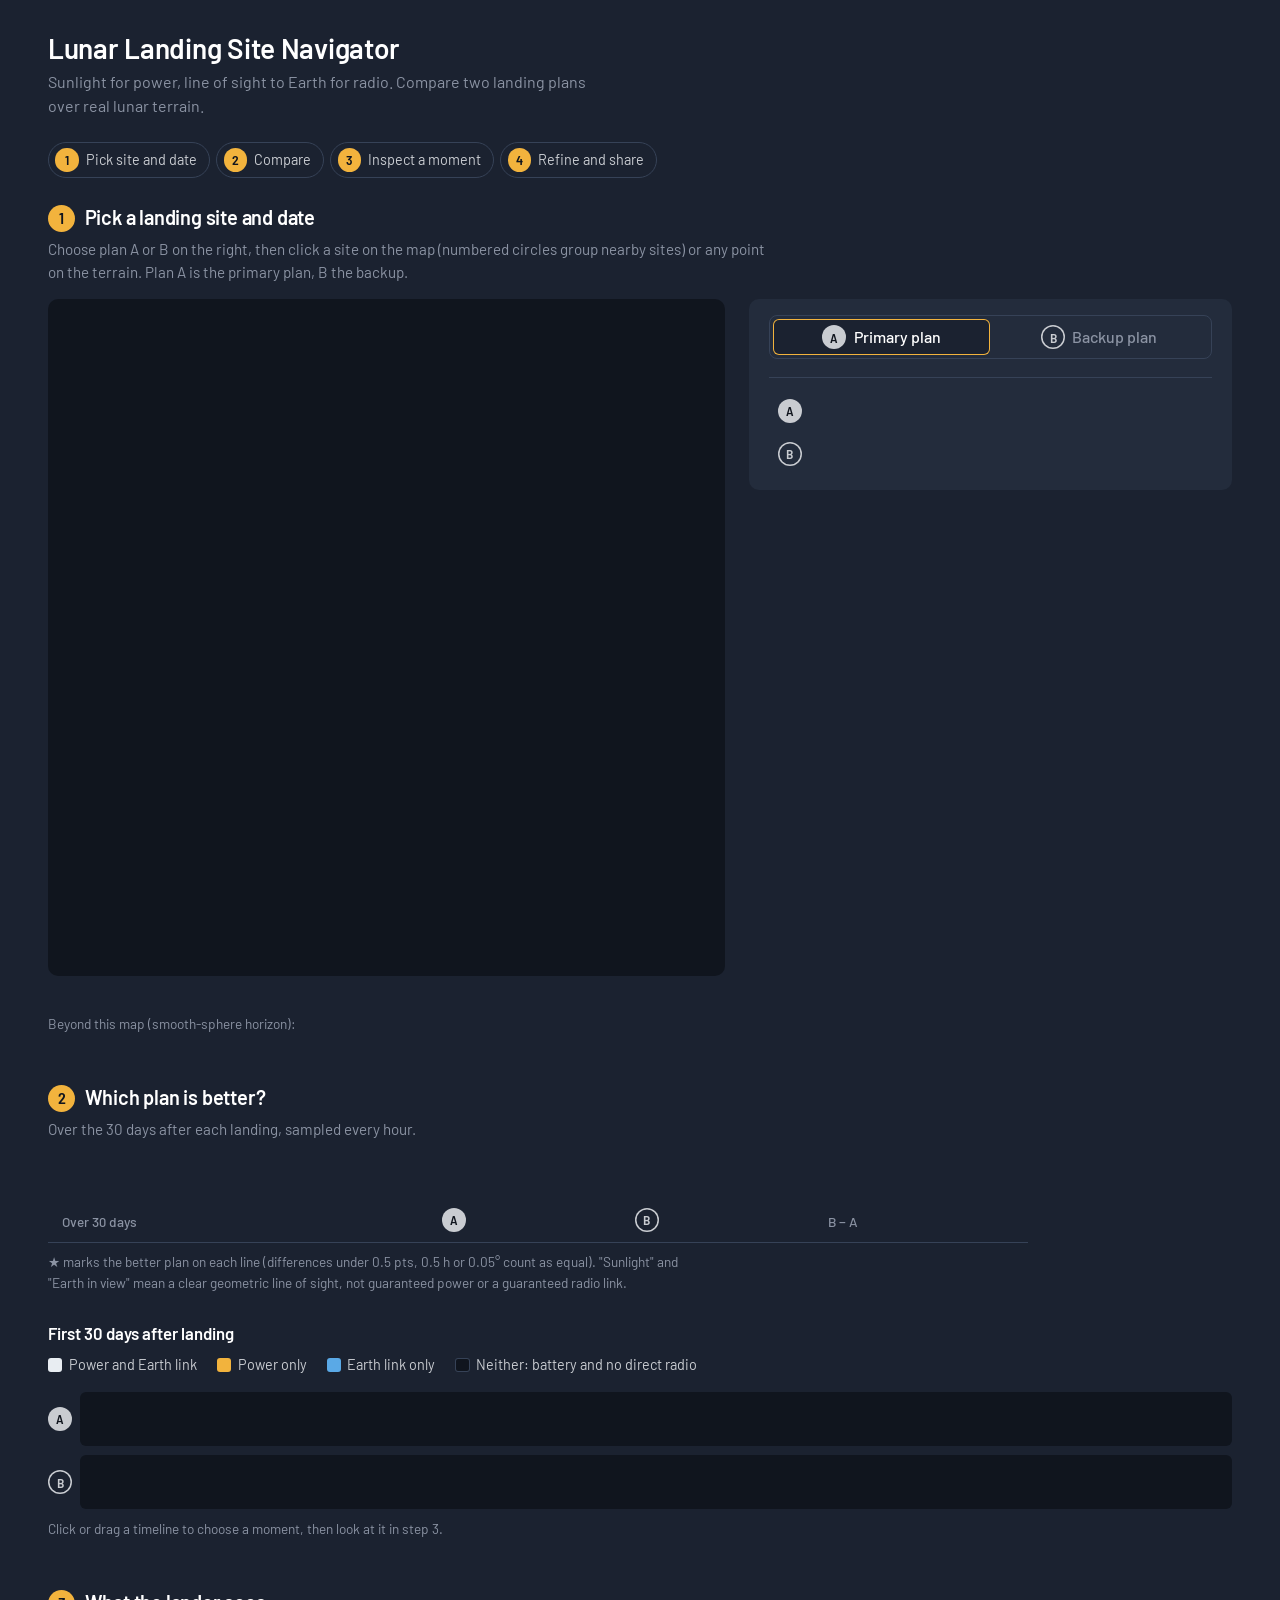
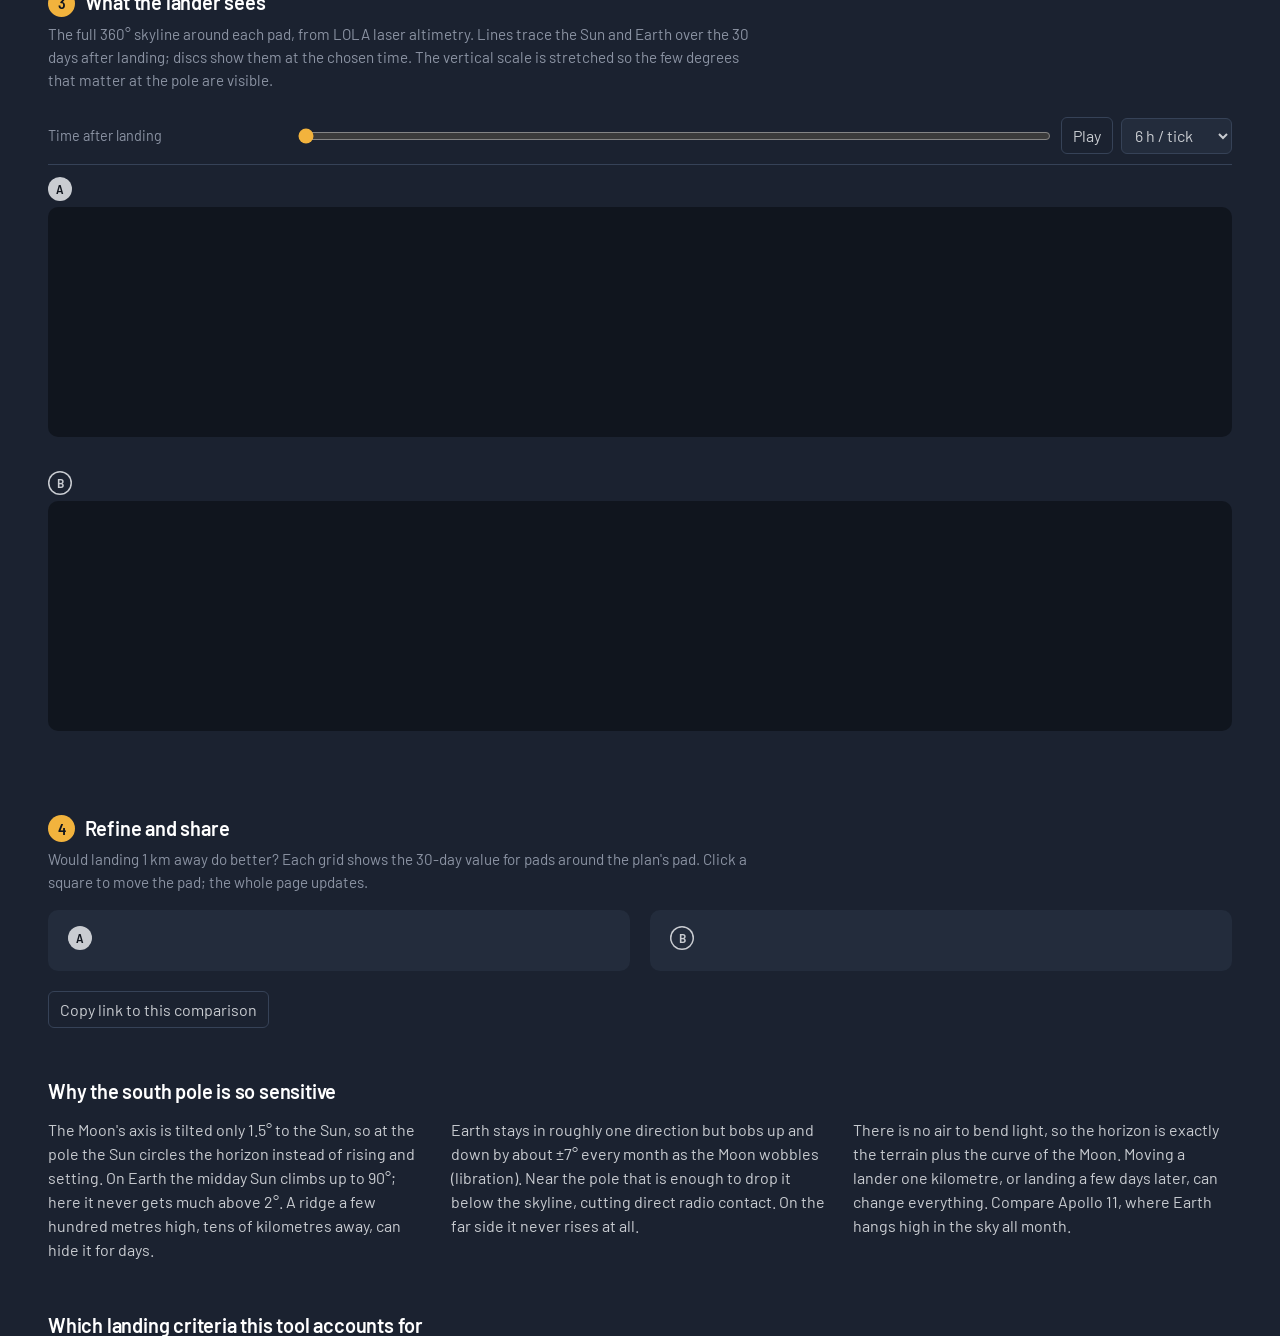
<file: index.html>
<!DOCTYPE html>
<html lang="en">
<head>
<meta charset="utf-8">
<title>Lunar Landing Site Navigator</title>
<meta http-equiv="refresh" content="0; url=web/">
<link rel="canonical" href="web/">
</head>
<body>
<p><a href="web/">Open the Lunar Landing Site Navigator</a></p>
</body>
</html>
</file>
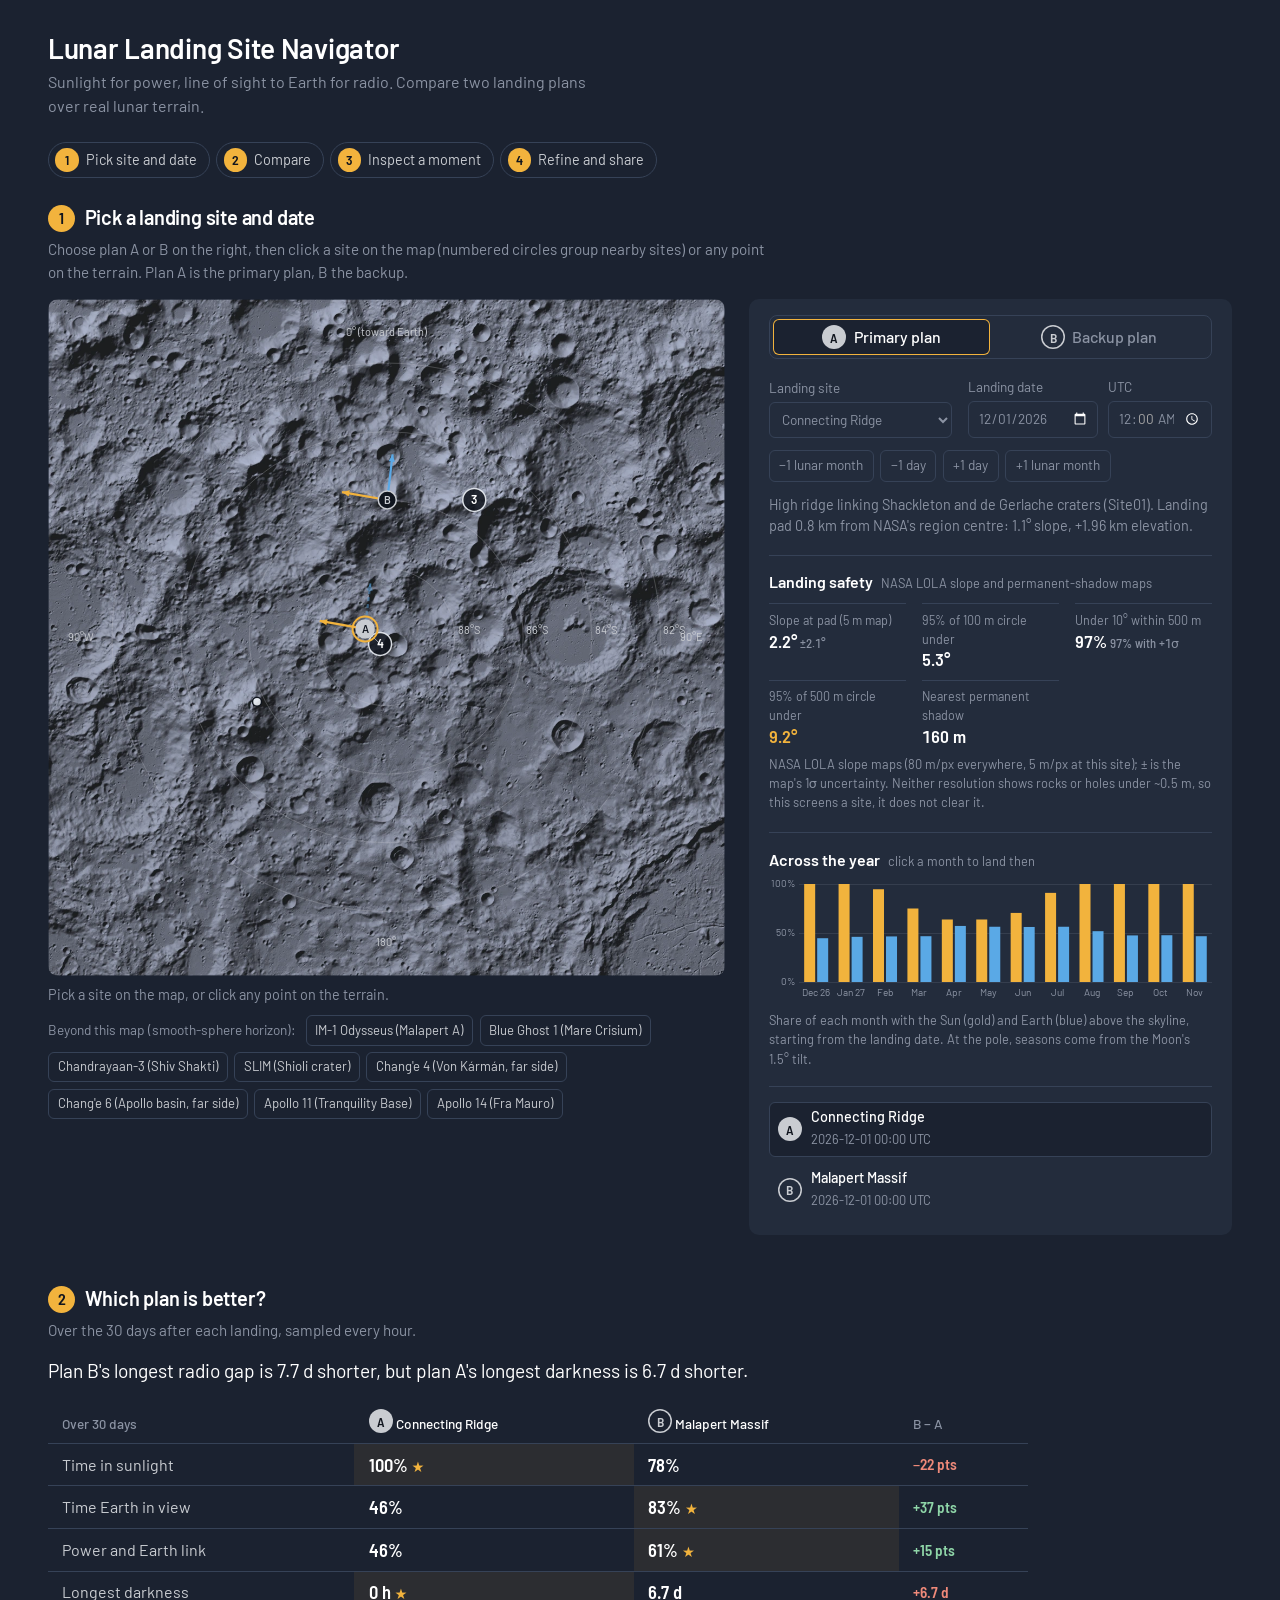
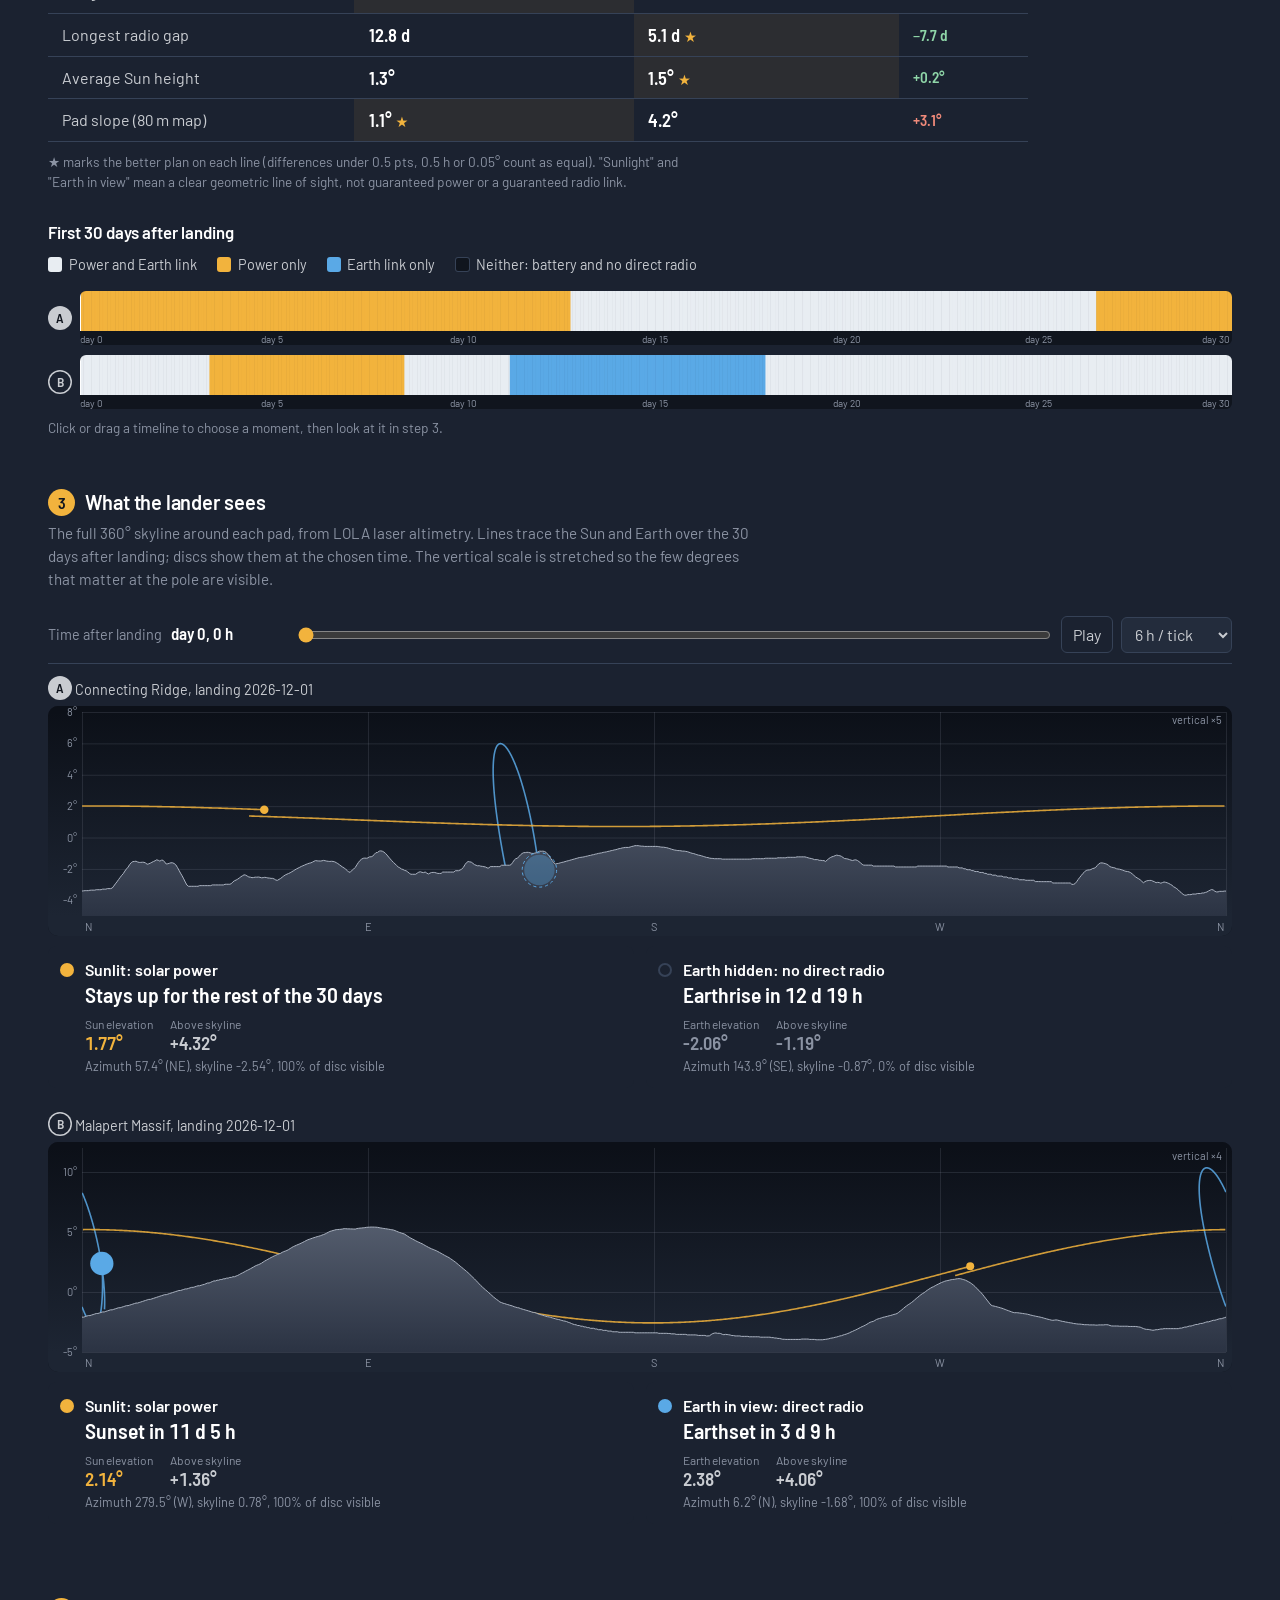
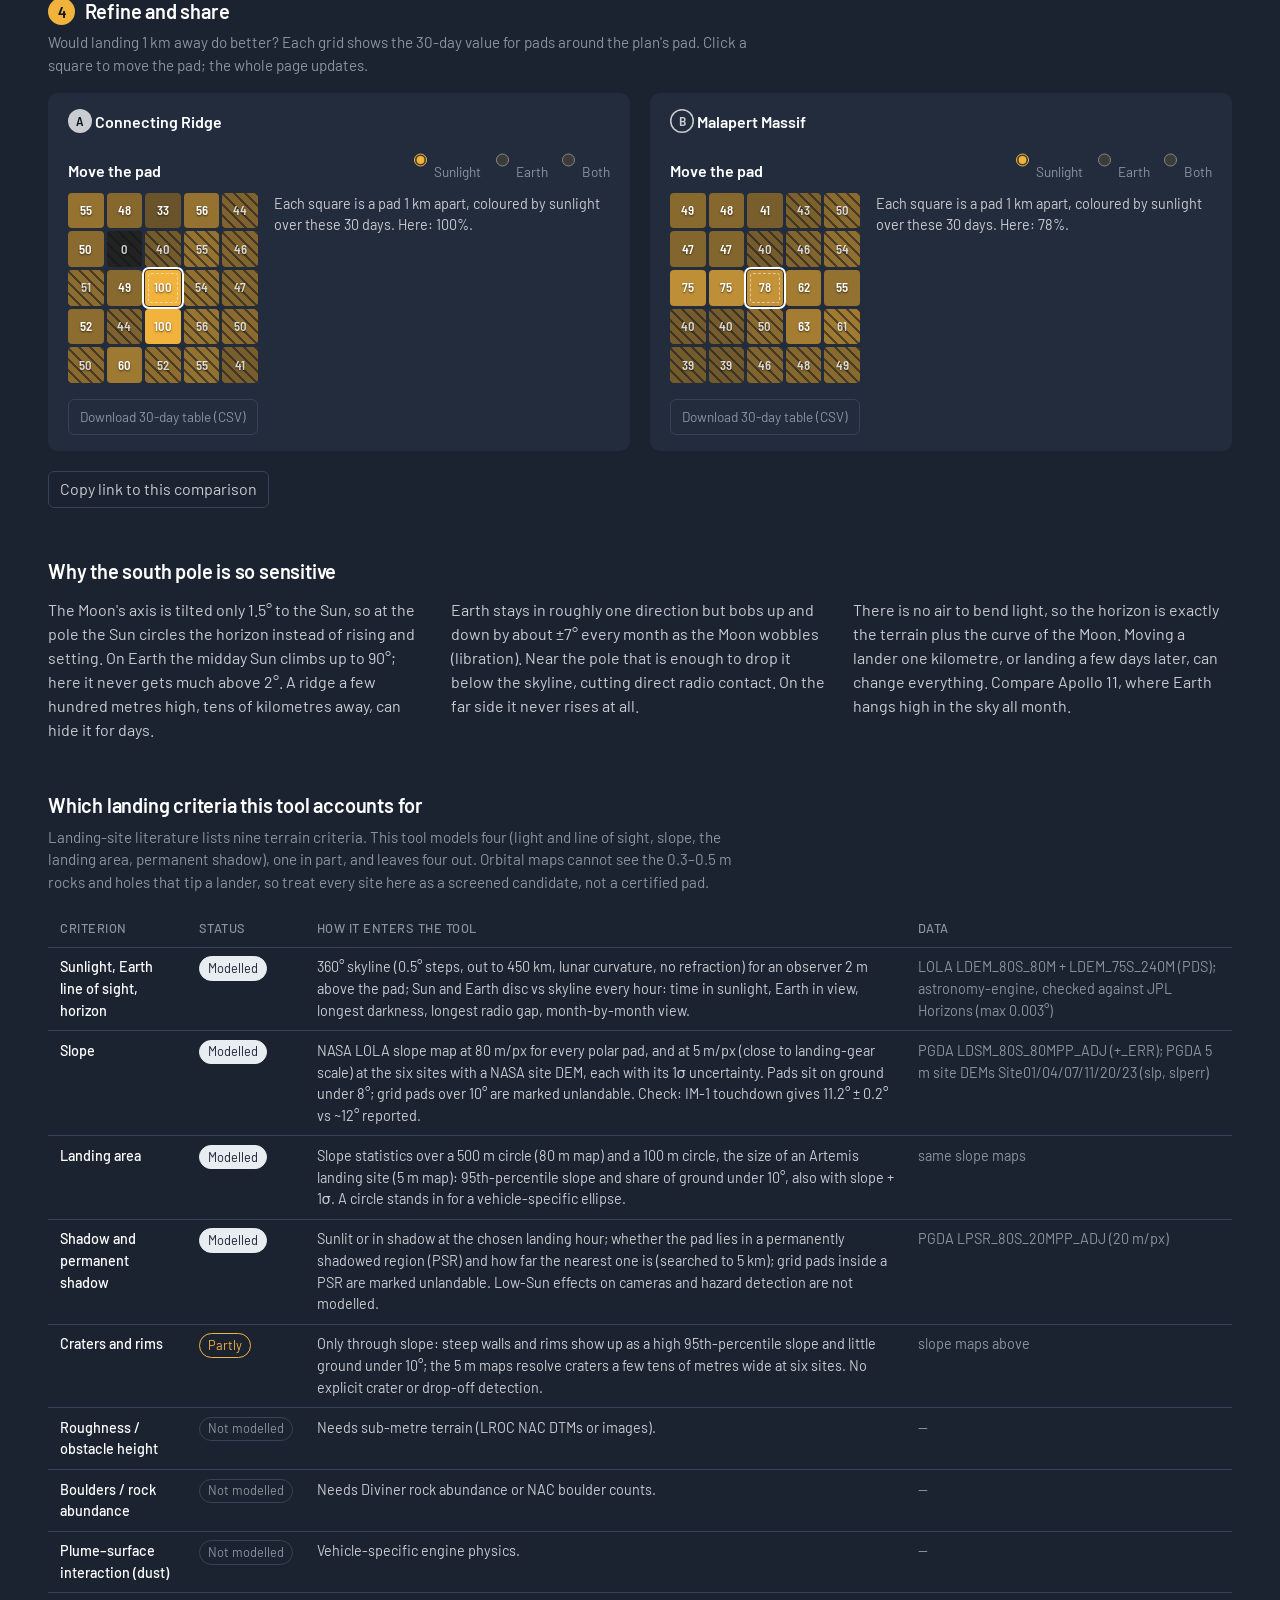
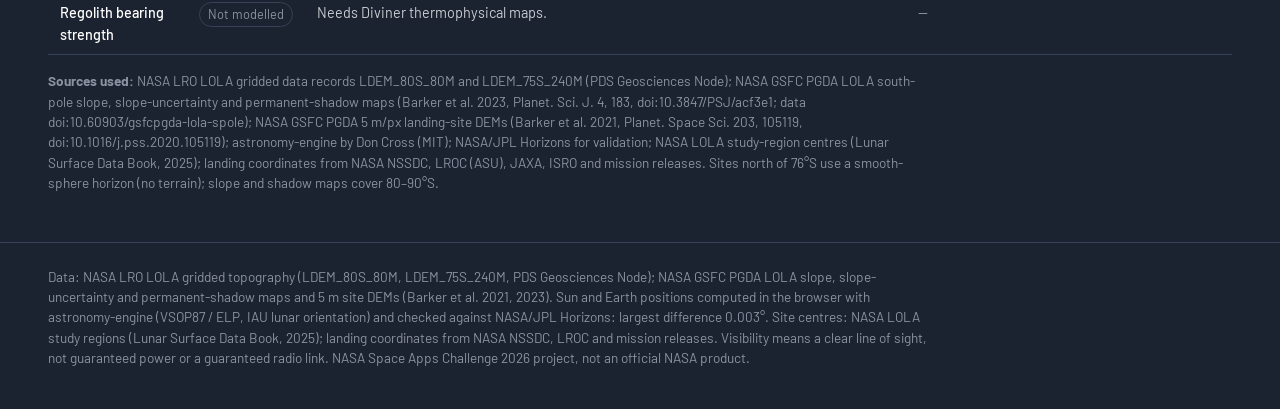
<file: web/index.html>
<!DOCTYPE html>
<html lang="en">
<head>
<meta charset="utf-8">
<meta name="viewport" content="width=device-width, initial-scale=1">
<title>Lunar Landing Site Navigator</title>
<link rel="preconnect" href="https://fonts.googleapis.com">
<link rel="preconnect" href="https://fonts.gstatic.com" crossorigin>
<link href="https://fonts.googleapis.com/css2?family=Barlow:wght@400;500;600;700&family=Barlow+Semi+Condensed:wght@500;600&display=swap" rel="stylesheet">
<link rel="stylesheet" href="css/style.css">
<link rel="preload" href="data/shade_south_480m.webp" as="image">
</head>
<body>
<header class="top">
  <div class="brand">
    <h1>Lunar Landing Site Navigator</h1>
    <p>Sunlight for power, line of sight to Earth for radio. Compare two landing plans over real lunar terrain.</p>
  </div>
  <nav class="steps" aria-label="Steps">
    <ol>
      <li><a href="#where"><b>1</b> Pick site and date</a></li>
      <li><a href="#compare"><b>2</b> Compare</a></li>
      <li><a href="#inspect"><b>3</b> Inspect a moment</a></li>
      <li><a href="#refine"><b>4</b> Refine and share</a></li>
    </ol>
  </nav>
</header>

<template id="scenario-body">
  <div class="pickers">
    <label class="site-label">Landing site <select class="site"></select></label>
    <div class="custom" hidden>
      <label>Lat <input class="lat" type="number" step="0.01" min="-90" max="90"></label>
      <label>Lon (E) <input class="lon" type="number" step="0.01" min="-180" max="360"></label>
    </div>
    <div class="when">
      <label>Landing date <input class="date" type="date"></label>
      <label>UTC <input class="hour" type="time" step="3600"></label>
    </div>
    <div class="shift" role="group" aria-label="Shift landing date">
      <button type="button" data-shift="-29.53">−1 lunar month</button>
      <button type="button" data-shift="-1">−1 day</button>
      <button type="button" data-shift="1">+1 day</button>
      <button type="button" data-shift="29.53">+1 lunar month</button>
    </div>
  </div>
  <p class="note"></p>
  <div class="safety">
    <h3>Landing safety <small>NASA LOLA slope and permanent-shadow maps</small></h3>
    <dl class="safe-stats"></dl>
    <p class="safe-note"></p>
  </div>
  <div class="yearbox">
    <h3>Across the year <small>click a month to land then</small></h3>
    <div class="yearplot"><canvas aria-label="Share of each month with the Sun and Earth above the skyline. Click a month to move the landing date there."></canvas></div>
    <p class="year-note" aria-live="polite">Share of each month with the Sun (gold) and Earth (blue) above the skyline, starting from the landing date. At the pole, seasons come from the Moon's 1.5° tilt.</p>
  </div>
</template>

<template id="now-body">
  <div class="body sun"><span class="dot"></span><div><b class="state"></b><span class="count"></span>
    <div class="figs"><span><small>Sun elevation</small><strong class="elev"></strong></span><span><small>Above skyline</small><strong class="clear"></strong></span></div>
    <small class="pos"></small></div></div>
  <div class="body earth"><span class="dot"></span><div><b class="state"></b><span class="count"></span>
    <div class="figs"><span><small>Earth elevation</small><strong class="elev"></strong></span><span><small>Above skyline</small><strong class="clear"></strong></span></div>
    <small class="pos"></small></div></div>
</template>

<template id="nudge-body">
  <div class="nudge" hidden>
    <div class="nudge-head">
      <h3>Move the pad</h3>
      <div class="metric" role="radiogroup" aria-label="Colour the grid by">
        <label><input type="radio" value="sunPct" checked> Sunlight</label>
        <label><input type="radio" value="earthPct"> Earth</label>
        <label><input type="radio" value="bothPct"> Both</label>
      </div>
    </div>
    <div class="nudge-body">
      <div class="grid" role="grid" aria-label="Pad positions, 1 km apart"></div>
      <p class="nudge-text"></p>
    </div>
  </div>
  <p class="nudge-none" hidden>Move the pad is available for the polar sites with terrain data.</p>
  <div class="actions"><button type="button" class="csv">Download 30-day table (CSV)</button></div>
</template>

<main>
  <section id="where" class="where" aria-labelledby="where-h">
    <div class="sec-head">
      <h2 id="where-h"><span class="step">1</span> Pick a landing site and date</h2>
      <p class="hint">Choose plan A or B on the right, then click a site on the map (numbered circles group nearby sites) or any point on the terrain. Plan A is the primary plan, B the backup.</p>
    </div>
    <div class="where-grid">
      <div class="map-col">
        <div class="map-wrap">
          <canvas class="map" aria-label="South pole shaded relief map with landing sites"></canvas>
          <div class="map-tip" role="tooltip" hidden></div>
          <div class="map-menu" hidden></div>
        </div>
        <p class="map-status" aria-live="polite"></p>
        <div class="offmap">
          <span class="offmap-h">Beyond this map (smooth-sphere horizon):</span>
          <div class="offmap-list"></div>
        </div>
      </div>
      <div class="panel">
        <div class="tabs" role="tablist" aria-label="Plan to edit">
          <button type="button" role="tab" data-key="A" aria-selected="true"><span class="tag">A</span> Primary plan</button>
          <button type="button" role="tab" data-key="B" aria-selected="false"><span class="tag">B</span> Backup plan</button>
        </div>
        <article class="scenario" data-key="A" role="tabpanel" aria-label="Plan A"></article>
        <article class="scenario" data-key="B" role="tabpanel" aria-label="Plan B" hidden>
          <div class="copy-row"><button type="button" class="copy">Copy plan A</button><small>as a starting point for the backup</small></div>
        </article>
        <div class="plans-sum" aria-label="Both plans">
          <button type="button" data-key="A"><span class="tag">A</span><span class="ps-text"></span></button>
          <button type="button" data-key="B"><span class="tag">B</span><span class="ps-text"></span></button>
        </div>
      </div>
    </div>
  </section>

  <section id="compare" class="compare" aria-labelledby="compare-h">
    <div class="sec-head">
      <h2 id="compare-h"><span class="step">2</span> Which plan is better?</h2>
      <p class="hint">Over the 30 days after each landing, sampled every hour.</p>
    </div>
    <p class="verdict" aria-live="polite"></p>
    <div class="cmp-wrap">
      <table class="cmp">
        <thead><tr><th scope="col">Over 30 days</th><th scope="col" class="ca"><span class="tag">A</span> <span class="cmp-name" data-key="A"></span></th><th scope="col" class="cb"><span class="tag" data-key="B">B</span> <span class="cmp-name" data-key="B"></span></th><th scope="col">B − A</th></tr></thead>
        <tbody></tbody>
      </table>
    </div>
    <p class="hint small">★ marks the better plan on each line (differences under 0.5 pts, 0.5 h or 0.05° count as equal). "Sunlight" and "Earth in view" mean a clear geometric line of sight, not guaranteed power or a guaranteed radio link.</p>
    <h3 class="sub">First 30 days after landing</h3>
    <ul class="legend">
      <li><i class="k both"></i>Power and Earth link</li>
      <li><i class="k sun"></i>Power only</li>
      <li><i class="k earth"></i>Earth link only</li>
      <li><i class="k none"></i>Neither: battery and no direct radio</li>
    </ul>
    <div class="strip" data-key="A"><span class="tag">A</span><canvas aria-label="Plan A: hour-by-hour power and Earth link over 30 days"></canvas></div>
    <div class="strip" data-key="B"><span class="tag">B</span><canvas aria-label="Plan B: hour-by-hour power and Earth link over 30 days"></canvas></div>
    <p class="hint small">Click or drag a timeline to choose a moment, then look at it in step 3.</p>
  </section>

  <section id="inspect" class="sky" aria-labelledby="inspect-h">
    <div class="sec-head">
      <h2 id="inspect-h"><span class="step">3</span> What the lander sees</h2>
      <p class="hint">The full 360° skyline around each pad, from LOLA laser altimetry. Lines trace the Sun and Earth over the 30 days after landing; discs show them at the chosen time. The vertical scale is stretched so the few degrees that matter at the pole are visible.</p>
    </div>
    <div class="clock">
      <label for="met">Time after landing <output id="met-out" for="met"></output></label>
      <div class="clock-row">
        <input id="met" type="range" min="0" max="720" step="1" value="0">
        <button id="play" type="button" aria-pressed="false">Play</button>
        <select id="speed" aria-label="Animation speed">
          <option value="1">1 h / tick</option>
          <option value="6" selected>6 h / tick</option>
          <option value="24">1 day / tick</option>
        </select>
      </div>
    </div>
    <figure class="pano" data-key="A"><figcaption><span class="tag">A</span> <span class="cap"></span></figcaption><canvas></canvas>
      <div class="now" data-key="A"></div></figure>
    <figure class="pano" data-key="B"><figcaption><span class="tag">B</span> <span class="cap"></span></figcaption><canvas></canvas>
      <div class="now" data-key="B"></div></figure>
  </section>

  <section id="refine" class="refine" aria-labelledby="refine-h">
    <div class="sec-head">
      <h2 id="refine-h"><span class="step">4</span> Refine and share</h2>
      <p class="hint">Would landing 1 km away do better? Each grid shows the 30-day value for pads around the plan's pad. Click a square to move the pad; the whole page updates.</p>
    </div>
    <div class="refine-grid">
      <div class="refine-col" data-key="A"><h3><span class="tag">A</span> <span class="rf-name"></span></h3></div>
      <div class="refine-col" data-key="B"><h3><span class="tag">B</span> <span class="rf-name"></span></h3></div>
    </div>
    <div class="share">
      <button type="button" class="copy-link">Copy link to this comparison</button>
      <span class="share-status" aria-live="polite"></span>
    </div>
  </section>

  <section class="why">
    <h2>Why the south pole is so sensitive</h2>
    <div class="why-grid">
      <p>The Moon's axis is tilted only 1.5° to the Sun, so at the pole the Sun circles the horizon instead of rising and setting. On Earth the midday Sun climbs up to 90°; here it never gets much above 2°. A ridge a few hundred metres high, tens of kilometres away, can hide it for days.</p>
      <p>Earth stays in roughly one direction but bobs up and down by about ±7° every month as the Moon wobbles (libration). Near the pole that is enough to drop it below the skyline, cutting direct radio contact. On the far side it never rises at all.</p>
      <p>There is no air to bend light, so the horizon is exactly the terrain plus the curve of the Moon. Moving a lander one kilometre, or landing a few days later, can change everything. Compare Apollo 11, where Earth hangs high in the sky all month.</p>
    </div>
  </section>

  <section class="criteria" aria-labelledby="criteria-h">
    <h2 id="criteria-h">Which landing criteria this tool accounts for</h2>
    <p class="hint">Landing-site literature lists nine terrain criteria. This tool models four (light and line of sight, slope, the landing area, permanent shadow), one in part, and leaves four out. Orbital maps cannot see the 0.3–0.5 m rocks and holes that tip a lander, so treat every site here as a screened candidate, not a certified pad.</p>
    <div class="crit-wrap">
    <table class="crit">
      <thead><tr><th scope="col">Criterion</th><th scope="col">Status</th><th scope="col">How it enters the tool</th><th scope="col">Data</th></tr></thead>
      <tbody>
        <tr><th scope="row">Sunlight, Earth line of sight, horizon</th><td><span class="st yes">Modelled</span></td><td>360° skyline (0.5° steps, out to 450 km, lunar curvature, no refraction) for an observer 2 m above the pad; Sun and Earth disc vs skyline every hour: time in sunlight, Earth in view, longest darkness, longest radio gap, month-by-month view.</td><td>LOLA LDEM_80S_80M + LDEM_75S_240M (PDS); astronomy-engine, checked against JPL Horizons (max 0.003°)</td></tr>
        <tr><th scope="row">Slope</th><td><span class="st yes">Modelled</span></td><td>NASA LOLA slope map at 80 m/px for every polar pad, and at 5 m/px (close to landing-gear scale) at the six sites with a NASA site DEM, each with its 1σ uncertainty. Pads sit on ground under 8°; grid pads over 10° are marked unlandable. Check: IM-1 touchdown gives 11.2° ± 0.2° vs ~12° reported.</td><td>PGDA LDSM_80S_80MPP_ADJ (+_ERR); PGDA 5 m site DEMs Site01/04/07/11/20/23 (slp, slperr)</td></tr>
        <tr><th scope="row">Landing area</th><td><span class="st yes">Modelled</span></td><td>Slope statistics over a 500 m circle (80 m map) and a 100 m circle, the size of an Artemis landing site (5 m map): 95th-percentile slope and share of ground under 10°, also with slope + 1σ. A circle stands in for a vehicle-specific ellipse.</td><td>same slope maps</td></tr>
        <tr><th scope="row">Shadow and permanent shadow</th><td><span class="st yes">Modelled</span></td><td>Sunlit or in shadow at the chosen landing hour; whether the pad lies in a permanently shadowed region (PSR) and how far the nearest one is (searched to 5 km); grid pads inside a PSR are marked unlandable. Low-Sun effects on cameras and hazard detection are not modelled.</td><td>PGDA LPSR_80S_20MPP_ADJ (20 m/px)</td></tr>
        <tr><th scope="row">Craters and rims</th><td><span class="st part">Partly</span></td><td>Only through slope: steep walls and rims show up as a high 95th-percentile slope and little ground under 10°; the 5 m maps resolve craters a few tens of metres wide at six sites. No explicit crater or drop-off detection.</td><td>slope maps above</td></tr>
        <tr><th scope="row">Roughness / obstacle height</th><td><span class="st no">Not modelled</span></td><td>Needs sub-metre terrain (LROC NAC DTMs or images).</td><td>—</td></tr>
        <tr><th scope="row">Boulders / rock abundance</th><td><span class="st no">Not modelled</span></td><td>Needs Diviner rock abundance or NAC boulder counts.</td><td>—</td></tr>
        <tr><th scope="row">Plume–surface interaction (dust)</th><td><span class="st no">Not modelled</span></td><td>Vehicle-specific engine physics.</td><td>—</td></tr>
        <tr><th scope="row">Regolith bearing strength</th><td><span class="st no">Not modelled</span></td><td>Needs Diviner thermophysical maps.</td><td>—</td></tr>
      </tbody>
    </table>
    </div>
    <p class="crit-src"><b>Sources used:</b> NASA LRO LOLA gridded data records LDEM_80S_80M and LDEM_75S_240M (PDS Geosciences Node); NASA GSFC PGDA LOLA south-pole slope, slope-uncertainty and permanent-shadow maps (Barker et al. 2023, Planet. Sci. J. 4, 183, doi:10.3847/PSJ/acf3e1; data doi:10.60903/gsfcpgda-lola-spole); NASA GSFC PGDA 5 m/px landing-site DEMs (Barker et al. 2021, Planet. Space Sci. 203, 105119, doi:10.1016/j.pss.2020.105119); astronomy-engine by Don Cross (MIT); NASA/JPL Horizons for validation; NASA LOLA study-region centres (Lunar Surface Data Book, 2025); landing coordinates from NASA NSSDC, LROC (ASU), JAXA, ISRO and mission releases. Sites north of 76°S use a smooth-sphere horizon (no terrain); slope and shadow maps cover 80–90°S.</p>
  </section>
</main>


<footer class="foot">
  <p>Data: NASA LRO LOLA gridded topography (LDEM_80S_80M, LDEM_75S_240M, PDS Geosciences Node); NASA GSFC PGDA LOLA slope, slope-uncertainty and permanent-shadow maps and 5 m site DEMs (Barker et al. 2021, 2023). Sun and Earth positions computed in the browser with astronomy-engine (VSOP87 / ELP, IAU lunar orientation) and checked against NASA/JPL Horizons: largest difference 0.003°. Site centres: NASA LOLA study regions (Lunar Surface Data Book, 2025); landing coordinates from NASA NSSDC, LROC and mission releases. Visibility means a clear line of sight, not guaranteed power or a guaranteed radio link. NASA Space Apps Challenge 2026 project, not an official NASA product.</p>
</footer>

<script src="vendor/astronomy.browser.min.js"></script>
<script src="js/ephem.js"></script>
<script src="js/terrain.js"></script>
<script src="js/app.js"></script>
</body>
</html>
</file>
<file: web/css/style.css>
:root {
  --night: #1b2230;      /* lunar night, page */
  --panel: #232c3c;      /* raised surfaces */
  --rim: #364257;        /* borders, grid */
  --regolith: #c9ccd1;   /* body text */
  --dust: #8b93a3;       /* secondary text */
  --sun: #f2b33d;
  --earth: #5aa9e6;
  --both: #e8edf2;
  --dark: #10151e;       /* neither: no power, no link */
  --terrain-top: #6c7586;
  --terrain-bottom: #2b3343;
  --radius: 10px;
  --font: "Barlow", system-ui, sans-serif;
  --num: "Barlow Semi Condensed", "Barlow", system-ui, sans-serif;
}

* { box-sizing: border-box; }
html { color-scheme: dark; }
body {
  margin: 0; background: var(--night); color: var(--regolith);
  font: 400 16px/1.5 var(--font);
}
h1, h2 { font-weight: 600; letter-spacing: -0.01em; margin: 0; color: #fff; }
h1 { font-size: 1.75rem; line-height: 1.15; }
h2 { font-size: 1.25rem; }
button, select, input { font: inherit; color: inherit; }
:focus-visible { outline: 2px solid var(--sun); outline-offset: 2px; }

.top {
  display: flex; flex-wrap: wrap; gap: 1.5rem 3rem; align-items: end; justify-content: space-between;
  padding: 2rem clamp(1rem, 4vw, 3rem) 1.5rem;
}
.brand p { margin: .35rem 0 0; color: var(--dust); max-width: 60ch; }
.steps ol { list-style: none; margin: 0; padding: 0; display: flex; flex-wrap: wrap; gap: .4rem; }
.steps a {
  display: inline-flex; align-items: center; gap: .45rem; padding: .35rem .75rem .35rem .4rem;
  border: 1px solid var(--rim); border-radius: 999px; color: var(--regolith); text-decoration: none; font-size: .9rem;
}
.steps a:hover { border-color: var(--dust); }
.steps b, .step {
  display: inline-grid; place-items: center; width: 1.45rem; height: 1.45rem; border-radius: 50%;
  background: var(--sun); color: var(--dark); font: 600 .85rem/1 var(--num);
}
.step { width: 1.7rem; height: 1.7rem; font-size: 1rem; margin-right: .35rem; vertical-align: 1px; }

/* section heads */
.sec-head { margin-bottom: 1rem; }
.sec-head .hint, .hint { color: var(--dust); margin: .35rem 0 0; max-width: 80ch; font-size: .95rem; }
.hint.small { font-size: .85rem; margin-top: .6rem; }
h3.sub { margin: 1.75rem 0 0; font-size: 1.05rem; font-weight: 600; color: #fff; }
section[id] { scroll-margin-top: 1rem; }
#inspect { scroll-margin-top: 0; }

/* mission time: sticky inside step 3 */
.clock {
  position: sticky; top: 0; z-index: 5; display: flex; flex-wrap: wrap; align-items: center; gap: .5rem 1rem;
  padding: .6rem 0; margin-bottom: .75rem; background: var(--night); border-bottom: 1px solid var(--rim);
}
.clock label { font-size: .9rem; color: var(--dust); }
.clock output { color: #fff; font: 600 1.05rem/1 var(--num); font-variant-numeric: tabular-nums; margin-left: .35rem; min-width: 6.5em; display: inline-block; }
.clock-row { display: flex; gap: .5rem; flex: 1; min-width: min(100%, 420px); align-items: center; }
.clock-row input[type=range] { flex: 1; padding: 0; accent-color: var(--sun); min-height: 0; background: none; border: 0; }

input, select {
  background: var(--panel); border: 1px solid var(--rim); border-radius: 6px;
  padding: .4rem .55rem; min-height: 2.25rem;
}
button {
  background: transparent; border: 1px solid var(--rim); border-radius: 6px;
  padding: .35rem .7rem; min-height: 2.25rem; cursor: pointer;
}
button:hover { border-color: var(--dust); }
#play[aria-pressed="true"] { background: var(--sun); color: var(--dark); border-color: var(--sun); }

main { padding: 0 clamp(1rem, 4vw, 3rem) 3rem; display: grid; grid-template-columns: minmax(0, 1fr); gap: 3rem; }
main > * { min-width: 0; }

.tag {
  display: inline-grid; place-items: center; width: 1.5rem; height: 1.5rem; border-radius: 50%;
  background: var(--regolith); color: var(--dark); font: 600 .85rem/1 var(--num); vertical-align: 2px;
}
[data-key="B"] .tag, .tag[data-key="B"] { background: transparent; color: var(--regolith); box-shadow: inset 0 0 0 1.5px var(--regolith); }

/* ---------- step 1: map + plan panel ---------- */
.where-grid { display: grid; grid-template-columns: minmax(0, 1.4fr) minmax(320px, 1fr); gap: 1.5rem; align-items: start; }
@media (max-width: 900px) { .where-grid { grid-template-columns: 1fr; } }
.panel { background: var(--panel); border-radius: var(--radius); padding: 1rem 1.25rem 1.1rem; }
.tabs { display: grid; grid-template-columns: 1fr 1fr; gap: 0; border: 1px solid var(--rim); border-radius: 8px; padding: 3px; margin-bottom: 1.1rem; }
.tabs [role=tab] { border: 0; border-radius: 6px; display: flex; align-items: center; justify-content: center; gap: .45rem; color: var(--dust); font-weight: 500; }
.tabs [role=tab][aria-selected=true] { background: var(--night); color: #fff; box-shadow: inset 0 0 0 1px var(--sun); }
.scenario[hidden] { display: none; }
.copy-row { display: flex; align-items: center; gap: .6rem; margin: -.25rem 0 .9rem; }
.copy-row small { color: var(--dust); font-size: .8rem; }
.copy-row .copy { font-size: .85rem; }
.plans-sum { display: grid; gap: .35rem; margin-top: 1.1rem; border-top: 1px solid var(--rim); padding-top: .9rem; }
.plans-sum button { display: flex; align-items: center; gap: .6rem; text-align: left; border-color: transparent; padding: .35rem .5rem; }
.plans-sum button.on { border-color: var(--rim); background: var(--night); }
.plans-sum b { display: block; color: #fff; font-weight: 500; font-size: .9rem; line-height: 1.25; }
.plans-sum small { color: var(--dust); font-size: .8rem; }
.yearbox { margin-top: 1.25rem; border-top: 1px solid var(--rim); padding-top: .9rem; }
.yearbox h3, .safety h3 { margin: 0; font-size: 1rem; font-weight: 600; color: #fff; }
.yearbox h3 small { font-weight: 400; font-size: .8rem; color: var(--dust); margin-left: .35rem; }
.yearbox .yearplot { display: block; margin: .5rem 0 0; }
.year-note { margin: .35rem 0 0; font-size: .8rem; color: var(--dust); }
.pickers { display: grid; grid-template-columns: 1fr auto; gap: .75rem 1rem; align-items: end; }
.pickers label { display: grid; gap: .2rem; font-size: .85rem; color: var(--dust); }
.pickers .site { min-width: 0; width: 100%; }
.custom { grid-column: 1 / -1; display: flex; gap: .75rem; }
.custom[hidden] { display: none; }
.custom input { width: 8rem; }
.shift { grid-column: 1 / -1; display: flex; flex-wrap: wrap; gap: .4rem; }
.shift button { font-size: .85rem; min-height: 2rem; padding: .2rem .6rem; color: var(--dust); }
.note { margin: .75rem 0 0; font-size: .9rem; color: var(--dust); min-height: 1.4em; }
.note.warn { color: var(--sun); }

.now { display: grid; grid-template-columns: 1fr 1fr; gap: .75rem; margin-top: .6rem; }
.body { display: flex; gap: .65rem; align-items: start; padding: .75rem; border-radius: 8px; background: var(--night); }
.body .dot { flex: none; width: .9rem; height: .9rem; border-radius: 50%; margin-top: .3rem; }
.body.sun .dot { background: var(--sun); }
.body.earth .dot { background: var(--earth); }
.body.off .dot { background: transparent; box-shadow: inset 0 0 0 2px var(--rim); }
.body b { display: block; color: #fff; font-weight: 600; }
.body .count { display: block; font: 600 1.35rem/1.2 var(--num); font-variant-numeric: tabular-nums; color: #fff; }
.body small { display: block; color: var(--dust); font-size: .8rem; margin-top: .15rem; }

.stats { display: grid; grid-template-columns: repeat(3, 1fr); gap: .75rem 1rem; margin: 1rem 0 0; }
.stats div { border-top: 1px solid var(--rim); padding-top: .5rem; }
.stats dt { font-size: .8rem; color: var(--dust); }
.stats dd { margin: 0; font: 600 1.4rem/1.2 var(--num); font-variant-numeric: tabular-nums; color: #fff; }
.stats dd .delta { font-size: .85rem; margin-left: .3rem; font-weight: 500; }
.delta.up { color: #8fd6a8; } .delta.down { color: #f08a7a; }
.safety { margin-top: 1.1rem; border-top: 1px solid var(--rim); padding-top: .9rem; }
.safety h3 small { font-weight: 400; font-size: .8rem; color: var(--dust); margin-left: .35rem; }
.safe-stats { display: grid; grid-template-columns: repeat(3, 1fr); gap: .6rem 1rem; margin: .6rem 0 0; }
.safe-stats div { border-top: 1px solid var(--rim); padding-top: .4rem; }
.safe-stats dt { font-size: .78rem; color: var(--dust); }
.safe-stats dd { margin: 0; font: 600 1.1rem/1.25 var(--num); font-variant-numeric: tabular-nums; color: #fff; }
.safe-stats dd small { font-weight: 500; font-size: .78rem; color: var(--dust); }
.safe-stats dd.warn { color: var(--sun); }
.safe-stats dd.bad { color: #f08a7a; }
.safe-note { margin: .5rem 0 0; font-size: .8rem; color: var(--dust); }
@media (max-width: 560px) { .safe-stats { grid-template-columns: 1fr 1fr; } }

.when { display: flex; gap: .6rem; }
.when .hour { width: 6.5rem; }
.body .figs { display: flex; gap: 1.1rem; margin: .45rem 0 .1rem; }
.body .figs small { margin: 0; font-size: .75rem; }
.body .figs strong { display: block; font: 600 1.15rem/1.15 var(--num); font-variant-numeric: tabular-nums; color: var(--regolith); }
.body.sun .figs span:first-child strong { color: var(--sun); }
.body.off .figs strong { color: var(--dust); }

/* pad nudge grid */
.nudge { margin-top: 1.1rem; border-top: 1px solid var(--rim); padding-top: .9rem; }
.nudge[hidden] { display: none; }
.nudge-head { display: flex; flex-wrap: wrap; justify-content: space-between; align-items: baseline; gap: .5rem 1rem; }
.nudge h3 { margin: 0; font-size: 1rem; font-weight: 600; color: #fff; }
.metric { display: flex; gap: .9rem; font-size: .85rem; color: var(--dust); }
.metric input { accent-color: var(--sun); margin: 0 .25rem 0 0; vertical-align: -1px; }
.nudge-body { display: grid; grid-template-columns: minmax(150px, 190px) 1fr; gap: 1rem; align-items: start; margin-top: .6rem; }
.grid { display: grid; gap: 3px; aspect-ratio: 1; }
.cell {
  position: relative; min-height: 0; padding: 0; border: 0; border-radius: 4px;
  font: 600 .8rem/1 var(--num); color: #fff; text-shadow: 0 1px 2px rgba(0,0,0,.6);
  background: color-mix(in srgb, var(--fill) calc(var(--a) * 100%), var(--dark));
}
.cell.pad::after { content: ""; position: absolute; inset: 3px; border: 1px dashed rgba(255,255,255,.5); border-radius: 3px; }
.cell.steep { background-image: repeating-linear-gradient(45deg, rgba(16,21,30,.55) 0 2px, transparent 2px 8px); color: rgba(255,255,255,.8); }
.cell.on { outline: 2px solid #fff; outline-offset: 1px; z-index: 1; }
.nudge-text { margin: 0; font-size: .9rem; color: var(--regolith); }
.actions { margin-top: 1rem; display: flex; justify-content: flex-start; }
.nudge-none { color: var(--dust); font-size: .9rem; margin: .5rem 0 0; }
.actions .csv { font-size: .85rem; color: var(--dust); }

/* year */
.yearplot { display: grid; grid-template-columns: 2rem 1fr; align-items: center; margin-bottom: .75rem; }
.yearplot canvas { width: 100%; height: 120px; }

/* map */
.map-wrap { position: relative; }
.map { display: block; width: 100%; aspect-ratio: 1; max-height: 780px; border-radius: var(--radius); cursor: crosshair; background: var(--dark); }
.map-status { color: var(--dust); font-size: .9rem; min-height: 1.4em; margin: .5rem 0 0; }
.map-tip {
  position: absolute; z-index: 6; pointer-events: none; max-width: 260px; padding: .45rem .6rem; border-radius: 6px;
  background: rgba(16,21,30,.95); border: 1px solid var(--rim); font-size: .85rem; line-height: 1.3;
}
.map-tip b { display: block; color: #fff; font-weight: 600; }
.map-tip small { display: block; color: var(--dust); font-size: .78rem; }
.map-tip .tip-act { color: var(--sun); margin-top: .15rem; }
.map-tip[hidden], .map-menu[hidden] { display: none; }
.map-menu {
  position: absolute; z-index: 7; width: 250px; padding: .4rem; border-radius: 8px;
  background: rgba(16,21,30,.97); border: 1px solid var(--rim); box-shadow: 0 8px 24px rgba(0,0,0,.45);
}
.map-menu.pinned { border-color: var(--sun); }
.mm-h { margin: .1rem .35rem .35rem; font-size: .8rem; color: var(--dust); }
.mm-h small { display: block; font-size: .75rem; }
.map-menu button {
  display: flex; width: 100%; align-items: center; justify-content: space-between; gap: .4rem;
  text-align: left; border: 0; border-radius: 6px; padding: .4rem .45rem; min-height: 0;
}
.map-menu button:hover, .map-menu button:focus-visible { background: var(--panel); }
.map-menu button span:first-child { color: #fff; font-size: .9rem; line-height: 1.25; }
.map-menu button small { display: block; color: var(--dust); font-size: .75rem; }
.offmap { margin-top: .6rem; display: flex; flex-wrap: wrap; gap: .4rem; align-items: center; font-size: .85rem; }
.offmap-h { color: var(--dust); margin-right: .2rem; }
.offmap-list { display: contents; }
.offmap button { font-size: .82rem; min-height: 1.9rem; padding: .15rem .55rem; color: var(--regolith); }
.offmap .tag, .map-menu .tag { width: 1.2rem; height: 1.2rem; font-size: .7rem; vertical-align: 0; }

/* ---------- step 2: comparison ---------- */
.verdict { margin: 0 0 1rem; font-size: 1.2rem; line-height: 1.4; color: #fff; max-width: 70ch; min-height: 1.4em; }
.cmp-wrap { overflow-x: auto; }
.cmp { width: 100%; max-width: 980px; border-collapse: collapse; font-variant-numeric: tabular-nums; }
.cmp th, .cmp td { text-align: left; padding: .55rem .9rem; border-bottom: 1px solid var(--rim); }
.cmp thead th { color: var(--dust); font-weight: 500; font-size: .85rem; vertical-align: bottom; }
.cmp thead .cmp-name { color: #fff; font-weight: 500; }
.cmp tbody th { color: var(--regolith); font-weight: 400; }
.cmp td { font: 600 1.15rem/1.2 var(--num); color: #fff; }
.cmp td.win { background: rgba(242,179,61,.08); }
.cmp .star { color: var(--sun); font-size: .9rem; }
.cmp td.delta { font-size: .95rem; color: var(--dust); }
.cmp td.delta.up { color: #8fd6a8; } .cmp td.delta.down { color: #f08a7a; }

/* ---------- step 4: refine ---------- */
.refine-grid { display: grid; grid-template-columns: repeat(auto-fit, minmax(min(100%, 440px), 1fr)); gap: 1.25rem; }
.refine-col { background: var(--panel); border-radius: var(--radius); padding: 1rem 1.25rem; }
.refine-col > h3 { margin: 0 0 .25rem; font-size: 1rem; font-weight: 600; color: #fff; }
.refine-col .nudge { margin-top: .5rem; border-top: 0; padding-top: 0; }
.share { margin-top: 1.25rem; display: flex; flex-wrap: wrap; gap: .75rem; align-items: center; }
.share-status { color: var(--dust); font-size: .9rem; word-break: break-all; }

/* ---------- panoramas ---------- */
.pano { margin: 0 0 1.5rem; }
.pano figcaption { font-size: .9rem; margin-bottom: .35rem; color: var(--regolith); }
.pano canvas { display: block; width: 100%; height: 230px; border-radius: var(--radius); background: var(--dark); }

/* ---------- timelines ---------- */
.legend { list-style: none; padding: 0; margin: .5rem 0 1rem; display: flex; flex-wrap: wrap; gap: .4rem 1.25rem; font-size: .9rem; }
.legend .k { display: inline-block; width: .9rem; height: .9rem; border-radius: 3px; margin-right: .4rem; vertical-align: -2px; }
.k.both { background: var(--both); } .k.sun { background: var(--sun); }
.k.earth { background: var(--earth); } .k.none { background: var(--dark); box-shadow: inset 0 0 0 1px var(--rim); }
.strip { display: grid; grid-template-columns: 2rem 1fr; align-items: center; margin-bottom: .6rem; }
.strip canvas { width: 100%; height: 54px; border-radius: 6px; cursor: ew-resize; touch-action: none; background: var(--dark); }

/* ---------- explainer ---------- */
.why-grid { display: grid; grid-template-columns: repeat(auto-fit, minmax(min(100%, 260px), 1fr)); gap: 1.5rem; margin-top: .75rem; }
.why-grid p { margin: 0; max-width: 60ch; }

.criteria .hint { margin-bottom: 1rem; }
.crit-wrap { overflow-x: auto; }
.crit { width: 100%; border-collapse: collapse; font-size: .9rem; }
.crit th, .crit td { text-align: left; vertical-align: top; padding: .55rem .75rem; border-bottom: 1px solid var(--rim); }
.crit thead th { color: var(--dust); font-weight: 500; font-size: .8rem; text-transform: uppercase; letter-spacing: .04em; }
.crit tbody th { color: #fff; font-weight: 500; min-width: 12ch; }
.crit td:last-child { color: var(--dust); min-width: 18ch; }
.st { display: inline-block; white-space: nowrap; padding: .1rem .5rem; border-radius: 999px; font-size: .8rem; border: 1px solid var(--rim); }
.st.yes { color: var(--night); background: var(--both); border-color: var(--both); }
.st.part { color: var(--sun); border-color: var(--sun); }
.st.no { color: var(--dust); }
.crit-src { color: var(--dust); font-size: .85rem; max-width: 110ch; margin: 1rem 0 0; }

.foot { padding: 1.5rem clamp(1rem, 4vw, 3rem) 2.5rem; color: var(--dust); font-size: .85rem; border-top: 1px solid var(--rim); }
.foot p { max-width: 110ch; margin: 0; }

@media (max-width: 560px) {
  .now, .stats { grid-template-columns: 1fr; }
  .cmp th, .cmp td { padding: .45rem .5rem; }
  .cmp td { font-size: 1rem; }
  .pickers { grid-template-columns: 1fr; }
  .nudge-body { grid-template-columns: 1fr; }
  .pano canvas { height: 180px; }
}
@media (prefers-reduced-motion: reduce) { * { transition: none !important; } }
</file>
